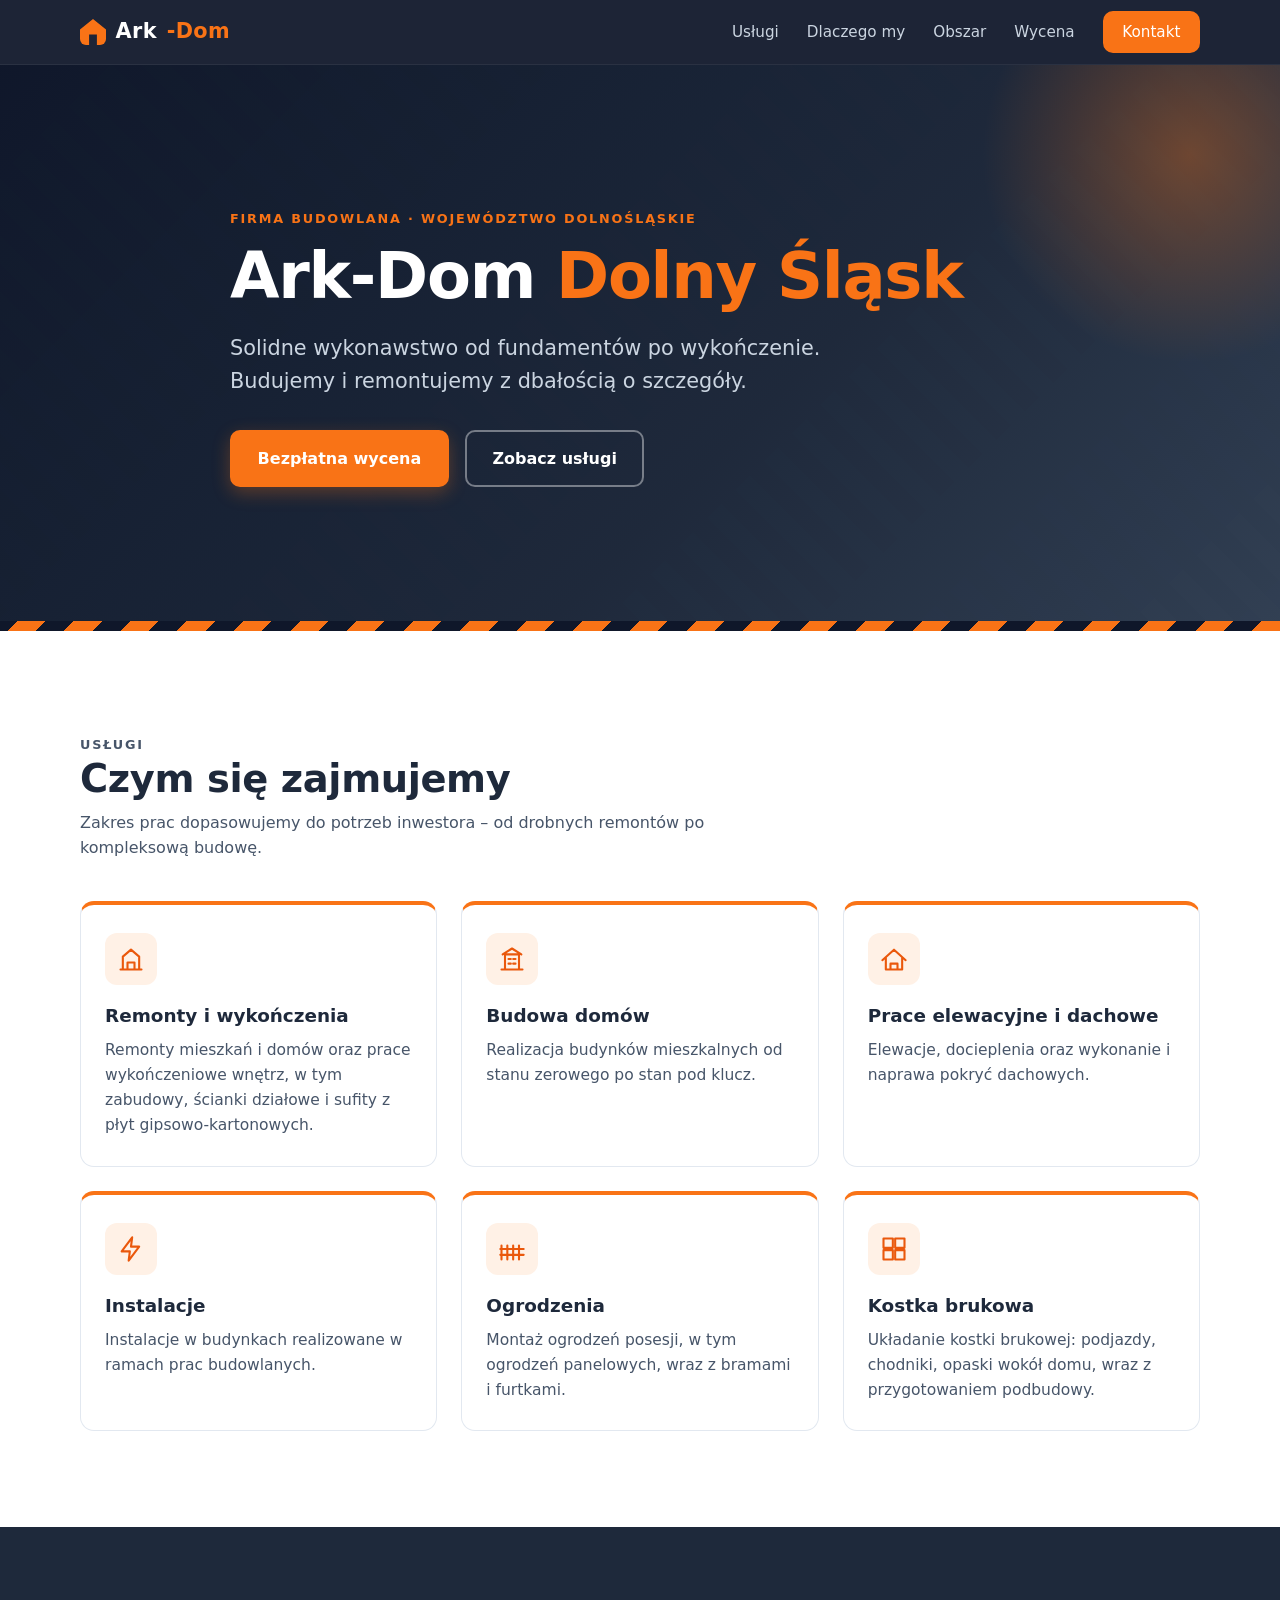
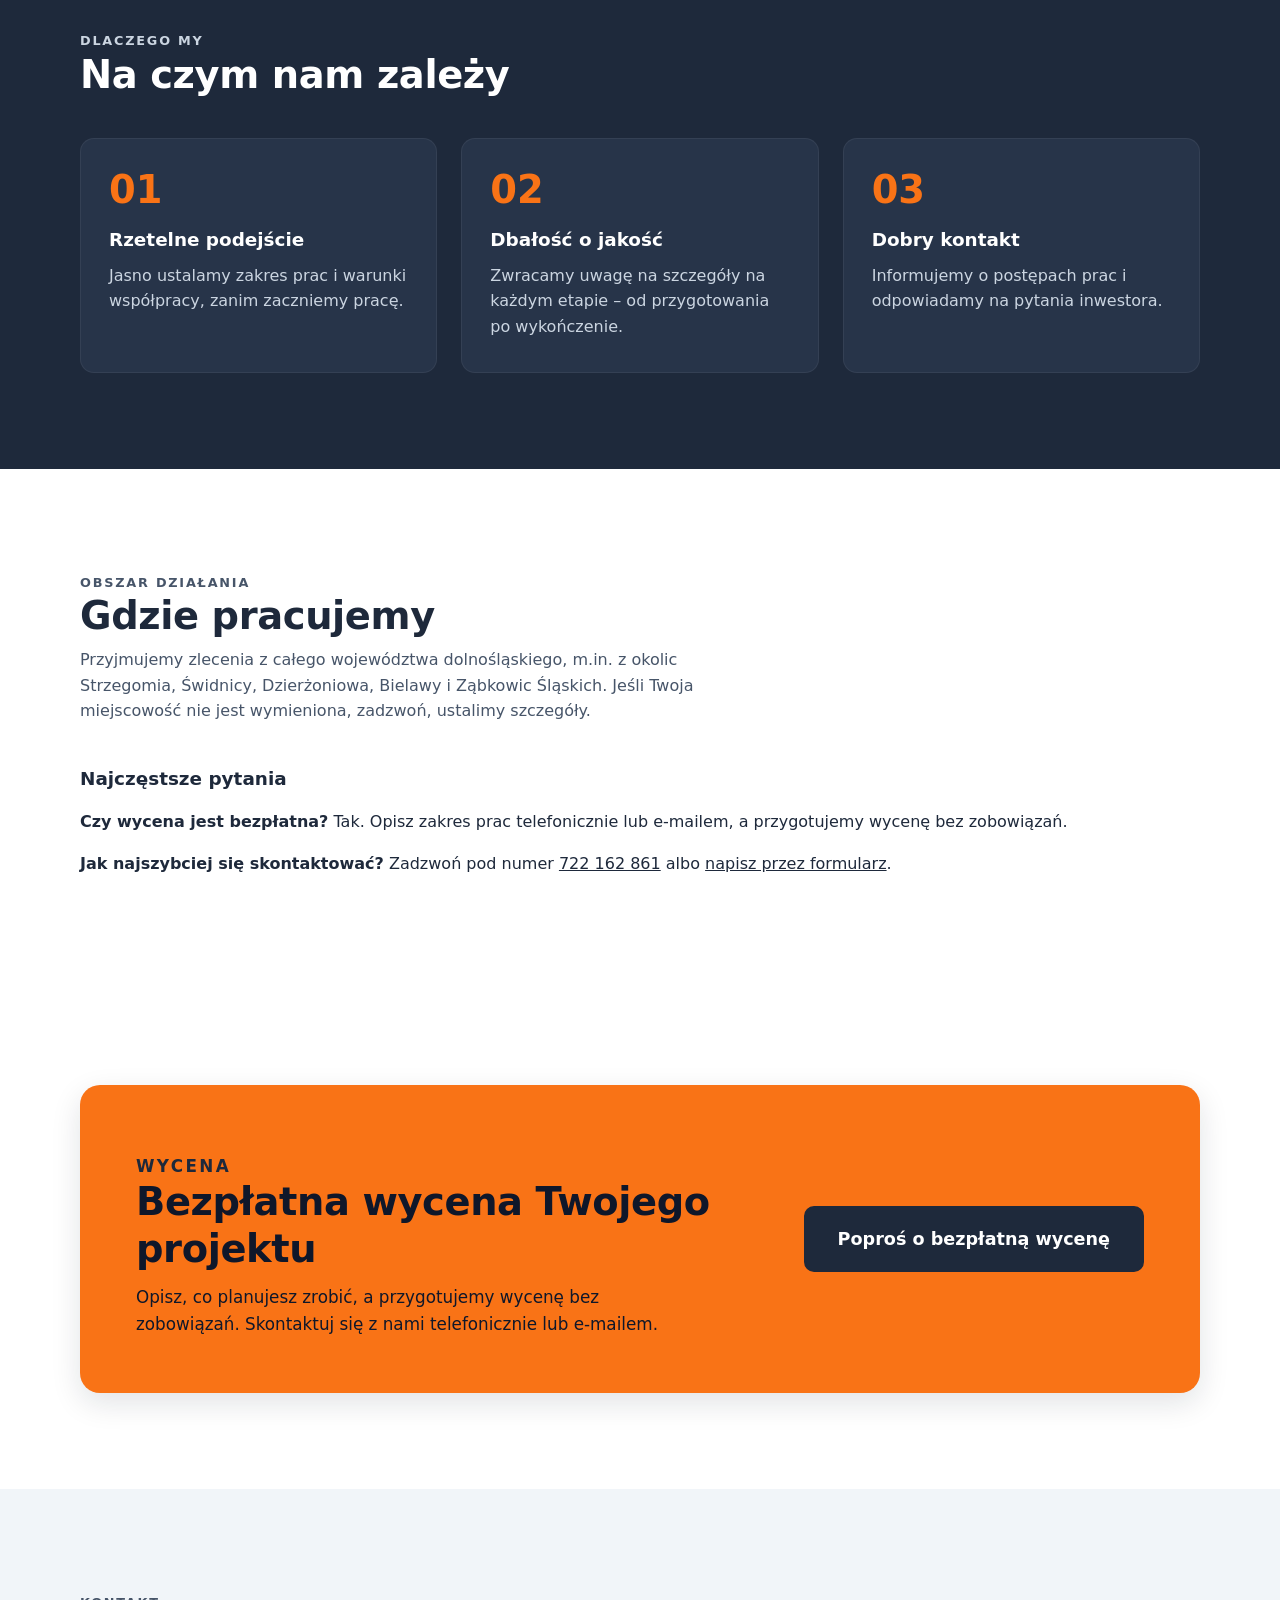
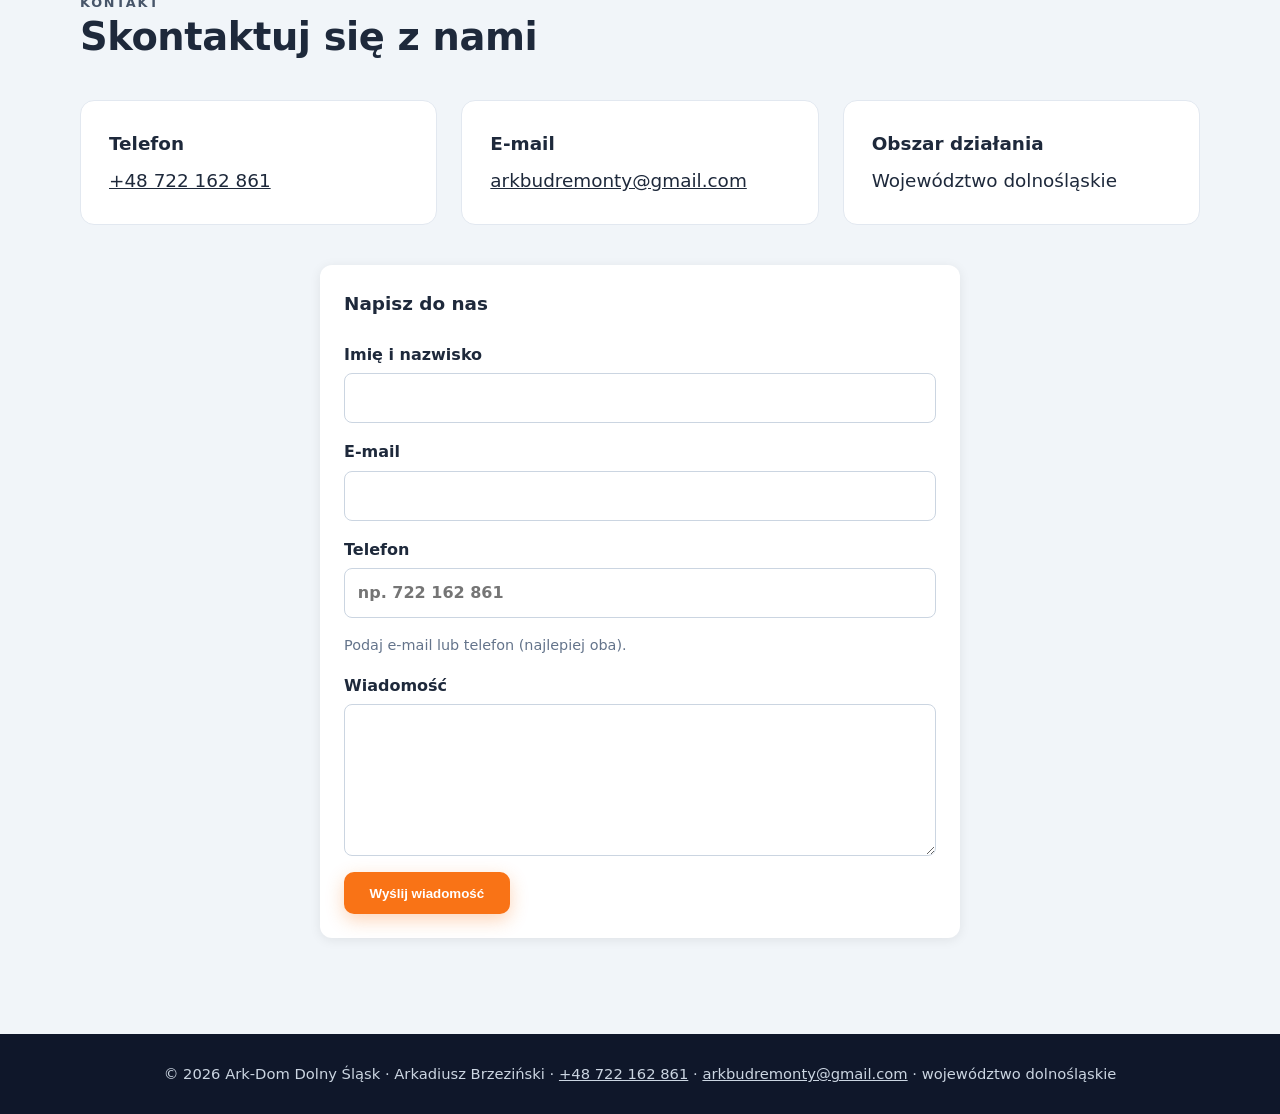
<file: index.html>
<!DOCTYPE html>
<html lang="pl">
<head>
  <meta charset="utf-8">
  <meta name="viewport" content="width=device-width, initial-scale=1">
  <title>Ark-Dom Dolny Śląsk – firma budowlana, remonty, ogrodzenia, kostka brukowa</title>
  <meta name="description" content="Ark-Dom Dolny Śląsk – firma budowlana z województwa dolnośląskiego. Remonty i wykończenia, płyty GK, ogrodzenia, kostka brukowa, elewacje, dachy, budowa domów. Bezpłatna wycena: 722 162 861.">
  <meta name="author" content="Ark-Dom Dolny Śląsk">
  <meta name="theme-color" content="#1e293b">
  <meta property="og:type" content="website">
  <meta property="og:locale" content="pl_PL">
  <meta property="og:title" content="Ark-Dom Dolny Śląsk – firma budowlana">
  <meta property="og:description" content="Remonty, wykończenia, ogrodzenia, kostka brukowa, elewacje i budowa domów na Dolnym Śląsku. Poproś o bezpłatną wycenę.">
  <meta property="og:url" content="https://ark-bud.github.io/">
  <meta property="og:site_name" content="Ark-Dom Dolny Śląsk">
  <meta name="twitter:card" content="summary">
  <meta name="robots" content="index, follow">
  <link rel="icon" href="data:image/svg+xml,%3Csvg xmlns='http://www.w3.org/2000/svg' viewBox='0 0 64 64'%3E%3Crect width='64' height='64' rx='12' fill='%231e293b'/%3E%3Cpath d='M12 50V28L32 12l20 16v22H40V36H24v14z' fill='%23f97316'/%3E%3C/svg%3E">
  <link rel="stylesheet" href="style.css">
  <link rel="canonical" href="https://ark-bud.github.io/">
  <script type="application/ld+json">
  {"@context":"https://schema.org","@graph":[
  {"@type":"GeneralContractor","@id":"https://ark-bud.github.io/#firma","name":"Ark-Dom Dolny Śląsk","alternateName":"Arcdon","url":"https://ark-bud.github.io/","telephone":"+48722162861","email":"arkbudremonty@gmail.com","founder":{"@type":"Person","name":"Arkadiusz Brzeziński"},"address":{"@type":"PostalAddress","addressRegion":"dolnośląskie","addressCountry":"PL"},"areaServed":{"@type":"AdministrativeArea","name":"Województwo dolnośląskie"},"knowsLanguage":"pl","description":"Firma budowlana z Dolnego Śląska: remonty i wykończenia wnętrz, zabudowy z płyt GK, ogrodzenia, kostka brukowa, elewacje i dachy, budowa domów.",
   "hasOfferCatalog":{"@type":"OfferCatalog","name":"Usługi budowlane","itemListElement":[
    {"@type":"Offer","itemOffered":{"@type":"Service","name":"Remonty i wykończenia wnętrz"}},
    {"@type":"Offer","itemOffered":{"@type":"Service","name":"Zabudowy i sufity z płyt gipsowo-kartonowych"}},
    {"@type":"Offer","itemOffered":{"@type":"Service","name":"Montaż ogrodzeń"}},
    {"@type":"Offer","itemOffered":{"@type":"Service","name":"Układanie kostki brukowej"}},
    {"@type":"Offer","itemOffered":{"@type":"Service","name":"Prace elewacyjne i dachowe"}},
    {"@type":"Offer","itemOffered":{"@type":"Service","name":"Budowa domów"}}]}},
  {"@type":"WebSite","@id":"https://ark-bud.github.io/#www","url":"https://ark-bud.github.io/","name":"Ark-Dom Dolny Śląsk","inLanguage":"pl-PL","publisher":{"@id":"https://ark-bud.github.io/#firma"}},
  {"@type":"FAQPage","mainEntity":[
   {"@type":"Question","name":"Czy wycena jest bezpłatna?","acceptedAnswer":{"@type":"Answer","text":"Tak. Opisz zakres prac telefonicznie lub e-mailem, a przygotujemy wycenę bez zobowiązań."}},
   {"@type":"Question","name":"Na jakim terenie pracujecie?","acceptedAnswer":{"@type":"Answer","text":"Przyjmujemy zlecenia z województwa dolnośląskiego, m.in. z okolic Strzegomia, Świdnicy, Dzierżoniowa, Bielawy i Ząbkowic Śląskich."}},
   {"@type":"Question","name":"Jak szybko odpowiadacie na zapytanie?","acceptedAnswer":{"@type":"Answer","text":"Najszybciej telefonicznie pod numerem 722 162 861. Na wiadomości e-mail i z formularza odpowiadamy możliwie szybko."}}]}
  ]}
  </script>
</head>
<body>
  <a class="skip" href="#main">Przejdź do treści</a>

  <header class="site-header">
    <div class="container nav">
      <a class="brand" href="#top" aria-label="Ark-Dom Dolny Śląsk – strona główna">
        <span class="brand-mark" aria-hidden="true"></span>Ark<b>-Dom</b>
      </a>
      <input type="checkbox" id="menu-toggle" class="menu-toggle" aria-label="Menu">
      <label for="menu-toggle" class="burger" aria-hidden="true"><span></span></label>
      <nav class="menu" aria-label="Główna nawigacja">
        <a href="#uslugi">Usługi</a>
        <a href="#dlaczego-my">Dlaczego my</a>
        <a href="#obszar">Obszar</a>
        <a href="#wycena">Wycena</a>
        <a href="#kontakt" class="btn btn-sm">Kontakt</a>
      </nav>
    </div>
  </header>

  <main id="main">
    <section class="hero" id="top">
      <div class="container hero-inner">
        <p class="eyebrow">Firma budowlana · województwo dolnośląskie</p>
        <h1>Ark-Dom <span>Dolny Śląsk</span><span class="sr-only"> – firma budowlana i remontowa</span></h1>
        <p class="tagline">Solidne wykonawstwo od fundamentów po wykończenie. Budujemy i remontujemy z dbałością o szczegóły.</p>
        <div class="hero-actions">
          <a class="btn" href="#wycena">Bezpłatna wycena</a>
          <a class="btn btn-ghost" href="#uslugi">Zobacz usługi</a>
        </div>
      </div>
    </section>

    <section class="section" id="uslugi">
      <div class="container">
        <header class="section-head">
          <p class="eyebrow">Usługi</p>
          <h2>Czym się zajmujemy</h2>
          <p>Zakres prac dopasowujemy do potrzeb inwestora – od drobnych remontów po kompleksową budowę.</p>
        </header>
        <div class="grid grid-3">
          <article class="card">
            <div class="icon" aria-hidden="true"><svg viewBox="0 0 24 24"><path d="M3 21h18M5 21V10l7-6 7 6v11M9 21v-6h6v6"/></svg></div>
            <h3>Remonty i wykończenia</h3>
            <p>Remonty mieszkań i domów oraz prace wykończeniowe wnętrz, w tym zabudowy, ścianki działowe i sufity z płyt gipsowo-kartonowych.</p>
          </article>
          <article class="card">
            <div class="icon" aria-hidden="true"><svg viewBox="0 0 24 24"><path d="M3 21h18M6 21V8h12v13M9 12h2M13 12h2M9 16h2M13 16h2M4 8l8-5 8 5"/></svg></div>
            <h3>Budowa domów</h3>
            <p>Realizacja budynków mieszkalnych od stanu zerowego po stan pod klucz.</p>
          </article>
          <article class="card">
            <div class="icon" aria-hidden="true"><svg viewBox="0 0 24 24"><path d="M2 13l10-9 10 9M5 11v10h14V11M9 21v-5h6v5"/></svg></div>
            <h3>Prace elewacyjne i dachowe</h3>
            <p>Elewacje, docieplenia oraz wykonanie i naprawa pokryć dachowych.</p>
          </article>
          <article class="card">
            <div class="icon" aria-hidden="true"><svg viewBox="0 0 24 24"><path d="M13 2L4 14h7l-1 8 9-12h-7z"/></svg></div>
            <h3>Instalacje</h3>
            <p>Instalacje w budynkach realizowane w ramach prac budowlanych.</p>
          </article>
          <article class="card">
            <div class="icon" aria-hidden="true"><svg viewBox="0 0 24 24"><path d="M3 21V9M8 21V9M13 21V9M18 21V9M2 12h20M2 17h20"/></svg></div>
            <h3>Ogrodzenia</h3>
            <p>Montaż ogrodzeń posesji, w tym ogrodzeń panelowych, wraz z bramami i furtkami.</p>
          </article>
          <article class="card">
            <div class="icon" aria-hidden="true"><svg viewBox="0 0 24 24"><path d="M3 3h8v8H3zM13 3h8v8h-8zM3 13h8v8H3zM13 13h8v8h-8z"/></svg></div>
            <h3>Kostka brukowa</h3>
            <p>Układanie kostki brukowej: podjazdy, chodniki, opaski wokół domu, wraz z przygotowaniem podbudowy.</p>
          </article>
        </div>
      </div>
    </section>

    <section class="section section-dark" id="dlaczego-my">
      <div class="container">
        <header class="section-head">
          <p class="eyebrow">Dlaczego my</p>
          <h2>Na czym nam zależy</h2>
        </header>
        <div class="grid grid-3">
          <article class="why">
            <span class="num" aria-hidden="true">01</span>
            <h3>Rzetelne podejście</h3>
            <p>Jasno ustalamy zakres prac i warunki współpracy, zanim zaczniemy pracę.</p>
          </article>
          <article class="why">
            <span class="num" aria-hidden="true">02</span>
            <h3>Dbałość o jakość</h3>
            <p>Zwracamy uwagę na szczegóły na każdym etapie – od przygotowania po wykończenie.</p>
          </article>
          <article class="why">
            <span class="num" aria-hidden="true">03</span>
            <h3>Dobry kontakt</h3>
            <p>Informujemy o postępach prac i odpowiadamy na pytania inwestora.</p>
          </article>
        </div>
      </div>
    </section>

    <section class="section" id="obszar">
      <div class="container">
        <header class="section-head">
          <p class="eyebrow">Obszar działania</p>
          <h2>Gdzie pracujemy</h2>
          <p>Przyjmujemy zlecenia z całego województwa dolnośląskiego, m.in. z okolic Strzegomia, Świdnicy, Dzierżoniowa, Bielawy i Ząbkowic Śląskich. Jeśli Twoja miejscowość nie jest wymieniona, zadzwoń, ustalimy szczegóły.</p>
        </header>
        <h3>Najczęstsze pytania</h3>
        <p><strong>Czy wycena jest bezpłatna?</strong> Tak. Opisz zakres prac telefonicznie lub e-mailem, a przygotujemy wycenę bez zobowiązań.</p>
        <p><strong>Jak najszybciej się skontaktować?</strong> Zadzwoń pod numer <a href="tel:+48722162861">722 162 861</a> albo <a href="#kontakt">napisz przez formularz</a>.</p>
      </div>
    </section>

    <section class="section" id="wycena">
      <div class="container">
        <div class="cta">
          <div>
            <p class="eyebrow">Wycena</p>
            <h2>Bezpłatna wycena Twojego projektu</h2>
            <p>Opisz, co planujesz zrobić, a przygotujemy wycenę bez zobowiązań. Skontaktuj się z nami telefonicznie lub e-mailem.</p>
          </div>
          <a class="btn btn-lg" href="#kontakt">Poproś o bezpłatną wycenę</a>
        </div>
      </div>
    </section>

    <section class="section section-light" id="kontakt">
      <div class="container">
        <header class="section-head">
          <p class="eyebrow">Kontakt</p>
          <h2>Skontaktuj się z nami</h2>
        </header>
        <div class="grid grid-3">
          <div class="contact">
            <h3>Telefon</h3>
            <p><a href="tel:+48722162861">+48 722 162 861</a></p>
          </div>
          <div class="contact">
            <h3>E-mail</h3>
            <p><a href="mailto:arkbudremonty@gmail.com">arkbudremonty@gmail.com</a></p>
          </div>
          <div class="contact">
            <h3>Obszar działania</h3>
            <p>Województwo dolnośląskie</p>
          </div>
        </div>
        <form class="contact-form" action="https://formsubmit.co/arkbudremonty@gmail.com" method="POST">
          <h3>Napisz do nas</h3>
          <input type="hidden" name="_subject" value="Nowa wiadomość ze strony Ark-Dom Dolny Śląsk">
          <input type="hidden" name="_captcha" value="true">
          <input type="text" name="_honey" style="display:none" tabindex="-1" autocomplete="off">
          <label>Imię i nazwisko<input type="text" name="name" required></label>
          <label>E-mail<input type="email" name="email" autocomplete="email"></label>
          <label>Telefon<input type="tel" name="phone" autocomplete="tel" placeholder="np. 722 162 861"></label>
          <p class="form-hint">Podaj e-mail lub telefon (najlepiej oba).</p>
          <p class="form-error" id="form-error" role="alert" hidden></p>
          <label>Wiadomość<textarea name="message" rows="5" required></textarea></label>
          <button type="submit" class="btn">Wyślij wiadomość</button>
        </form>
      </div>
    </section>
  </main>

  <footer class="site-footer">
    <div class="container">
      <p>© 2026 Ark-Dom Dolny Śląsk · Arkadiusz Brzeziński · <a href="tel:+48722162861">+48 722 162 861</a> · <a href="mailto:arkbudremonty@gmail.com">arkbudremonty@gmail.com</a> · województwo dolnośląskie</p>
    </div>
  </footer>
  <script>
  (function(){
    var f=document.querySelector('.contact-form'); if(!f) return;
    var err=document.getElementById('form-error'), btn=f.querySelector('button');
    function show(m){err.textContent=m;err.hidden=false;}
    function phoneOk(v){var d=v.replace(/[\s().-]/g,'');
      if(/^(\+48|0048)?[1-9]\d{8}$/.test(d)) return true;
      return /^\+[1-9]\d{7,14}$/.test(d);}
    function mxOk(email){
      var dom=email.split('@')[1];
      return fetch('https://cloudflare-dns.com/dns-query?name='+encodeURIComponent(dom)+'&type=MX',{headers:{accept:'application/dns-json'}})
        .then(function(r){return r.json();})
        .then(function(j){return j.Status===0&&j.Answer&&j.Answer.some(function(a){return a.type===15;});})
        .catch(function(){return true;});
    }
    f.addEventListener('submit',function(e){
      if(f.dataset.ok==='1') return;
      e.preventDefault(); err.hidden=true;
      var em=f.email.value.trim(), ph=f.phone.value.trim();
      if(!em&&!ph) return show('Podaj adres e-mail lub numer telefonu.');
      if(ph&&!phoneOk(ph)) return show('Numer telefonu wygląda niepoprawnie. Podaj 9 cyfr, np. 722 162 861.');
      var go=function(){f.dataset.ok='1';f.submit();};
      btn.disabled=true;
      if(em){
        mxOk(em).then(function(ok){
          btn.disabled=false;
          if(!ok) return show('Nie znaleziono takiego adresu e-mail (domena nie odbiera poczty). Sprawdź pisownię.');
          go();
        });
      } else {btn.disabled=false;go();}
    });
  })();
  </script>
</body>
</html>
</file>
<file: style.css>
:root{
  --slate-950:#0f172a; --slate-900:#1e293b; --slate-800:#273449; --slate-700:#334155;
  --slate-300:#cbd5e1; --slate-100:#f1f5f9; --white:#fff;
  --orange:#f97316; --orange-dark:#ea580c; --orange-soft:#fff1e6;
  --radius:14px; --shadow:0 10px 30px rgba(15,23,42,.12);
  --font:system-ui,-apple-system,"Segoe UI",Roboto,"Helvetica Neue",Arial,sans-serif;
}
*,*::before,*::after{box-sizing:border-box}
html{scroll-behavior:smooth;scroll-padding-top:72px}
body{margin:0;font-family:var(--font);color:var(--slate-900);background:var(--white);line-height:1.6;-webkit-font-smoothing:antialiased}
img,svg{max-width:100%}
a{color:inherit}
.container{width:min(1120px,100% - 2.5rem);margin-inline:auto}
.skip{position:absolute;left:-999px;top:0;background:var(--orange);color:#fff;padding:.6rem 1rem;z-index:100}
.skip:focus{left:0}

/* Header */
.site-header{position:sticky;top:0;z-index:50;background:rgba(15,23,42,.94);backdrop-filter:blur(8px);border-bottom:1px solid rgba(255,255,255,.06)}
.nav{display:flex;align-items:center;justify-content:space-between;height:64px}
.brand{display:flex;align-items:center;gap:.6rem;color:#fff;text-decoration:none;font-weight:600;font-size:1.3rem;letter-spacing:.02em}
.brand b{color:var(--orange)}
.brand-mark{width:26px;height:26px;border-radius:6px;background:var(--orange);position:relative;display:inline-block;
  clip-path:polygon(0 100%,0 40%,50% 0,100% 40%,100% 100%,65% 100%,65% 60%,35% 60%,35% 100%)}
.menu{display:flex;align-items:center;gap:1.75rem}
.menu a{color:var(--slate-300);text-decoration:none;font-size:.95rem;font-weight:500;transition:color .2s}
.menu a:hover{color:#fff}
.menu .btn{color:#fff}
.menu-toggle,.burger{display:none}

/* Buttons */
.btn{display:inline-block;background:var(--orange);color:#fff;text-decoration:none;font-weight:700;padding:.85rem 1.6rem;border-radius:10px;border:2px solid var(--orange);transition:background .2s,transform .2s,box-shadow .2s;box-shadow:0 6px 18px rgba(249,115,22,.3)}
.btn:hover{background:var(--orange-dark);border-color:var(--orange-dark);transform:translateY(-2px)}
.btn:focus-visible,a:focus-visible{outline:3px solid #fff;outline-offset:3px;box-shadow:0 0 0 6px var(--orange)}
.btn-sm{padding:.45rem 1.1rem;box-shadow:none}
.btn-lg{padding:1.05rem 2rem;font-size:1.1rem;background:var(--slate-900);border-color:var(--slate-900);box-shadow:none}
.btn-lg:hover{background:var(--slate-950);border-color:var(--slate-950)}
.btn-ghost{background:transparent;color:#fff;border-color:rgba(255,255,255,.4);box-shadow:none}
.btn-ghost:hover{background:rgba(255,255,255,.1);border-color:#fff}

/* Hero */
.hero{color:#fff;background:
  linear-gradient(135deg,rgba(15,23,42,.97) 0%,rgba(30,41,59,.95) 60%,rgba(51,65,85,.92) 100%),
  repeating-linear-gradient(45deg,#1e293b 0 20px,#222f44 20px 40px);
  position:relative;overflow:hidden;padding:clamp(4.5rem,12vw,9rem) 0}
.hero::before{content:"";position:absolute;right:-120px;top:-120px;width:420px;height:420px;border-radius:50%;background:radial-gradient(circle,rgba(249,115,22,.35),transparent 70%)}
.hero::after{content:"";position:absolute;left:0;right:0;bottom:0;height:10px;
  background:repeating-linear-gradient(-45deg,var(--orange) 0 20px,var(--slate-950) 20px 40px)}
.hero-inner{position:relative;max-width:820px}
.eyebrow{margin:0 0 .75rem;color:var(--orange);font-weight:700;letter-spacing:.14em;text-transform:uppercase;font-size:.8rem}
h1{font-size:clamp(2.2rem,6vw,4rem);line-height:1.1;margin:0 0 1.25rem;letter-spacing:-.02em}
h1 span{color:var(--orange)}
.tagline{font-size:clamp(1.05rem,2vw,1.3rem);color:var(--slate-300);max-width:620px;margin:0 0 2rem}
.hero-actions{display:flex;flex-wrap:wrap;gap:1rem}

/* Sections */
.section{padding:clamp(3.5rem,8vw,6rem) 0}
.section-head{max-width:640px;margin-bottom:2.5rem}
.section-head p{color:#475569;margin:.5rem 0 0}
h2{font-size:clamp(1.7rem,3.5vw,2.4rem);line-height:1.2;margin:0;letter-spacing:-.01em}
h3{margin:0 0 .5rem;font-size:1.15rem}
.grid{display:grid;gap:1.5rem}
.grid-4{grid-template-columns:repeat(4,1fr)}
.grid-3{grid-template-columns:repeat(3,1fr)}

.card{background:#fff;border:1px solid #e2e8f0;border-top:4px solid var(--orange);border-radius:var(--radius);padding:1.75rem 1.5rem;transition:transform .25s,box-shadow .25s}
.card:hover{transform:translateY(-6px);box-shadow:var(--shadow)}
.card p{margin:0;color:#475569;font-size:.97rem}
.icon{width:52px;height:52px;border-radius:12px;background:var(--orange-soft);display:grid;place-items:center;margin-bottom:1rem}
.icon svg{width:28px;height:28px;fill:none;stroke:var(--orange-dark);stroke-width:1.8;stroke-linecap:round;stroke-linejoin:round}

.section-dark{background:var(--slate-900);color:#fff}
.section-dark .section-head p{color:var(--slate-300)}
.why{background:var(--slate-800);border-radius:var(--radius);padding:2rem 1.75rem;border:1px solid rgba(255,255,255,.06)}
.why p{margin:0;color:var(--slate-300)}
.num{display:block;font-size:2.4rem;font-weight:800;color:var(--orange);line-height:1;margin-bottom:1rem}

.cta{display:flex;align-items:center;justify-content:space-between;gap:2rem;background:var(--orange);color:var(--slate-950);border-radius:20px;padding:clamp(2rem,5vw,3.5rem);box-shadow:var(--shadow)}
.cta .eyebrow{color:var(--slate-900)}
.cta p{margin:.75rem 0 0;max-width:560px;font-size:1.05rem}
.cta .btn-lg{color:#fff;white-space:nowrap}

.section-light{background:var(--slate-100)}
.note{font-size:.9rem;font-style:italic}
.contact{background:#fff;border-radius:var(--radius);padding:1.75rem;border:1px solid #e2e8f0}
.contact p{margin:0;font-size:1.15rem}
.placeholder{display:inline-block;background:#fff7ed;color:var(--orange-dark);border:2px dashed var(--orange);border-radius:8px;padding:.2rem .7rem;font-weight:700;font-family:ui-monospace,Menlo,Consolas,monospace}

.site-footer{background:var(--slate-950);color:var(--slate-300);padding:1.75rem 0;text-align:center;font-size:.92rem}
.site-footer p{margin:0}

/* Responsive */
@media (max-width:980px){.grid-4{grid-template-columns:repeat(2,1fr)}}
@media (max-width:760px){
  .grid-3,.grid-4{grid-template-columns:1fr}
  .cta{flex-direction:column;align-items:flex-start}
  .burger{display:flex;align-items:center;justify-content:center;width:44px;height:44px;cursor:pointer}
  .burger span,.burger span::before,.burger span::after{display:block;width:24px;height:2px;background:#fff;position:relative;transition:.2s}
  .burger span::before,.burger span::after{content:"";position:absolute;left:0}
  .burger span::before{top:-7px}.burger span::after{top:7px}
  .menu-toggle{display:block;position:absolute;opacity:0;width:1px;height:1px}
  .menu-toggle:focus-visible + .burger{outline:3px solid var(--orange)}
  .menu{position:absolute;top:64px;left:0;right:0;flex-direction:column;align-items:stretch;gap:0;background:var(--slate-950);padding:.5rem 1.25rem 1.25rem;display:none}
  .menu a{padding:.8rem 0;border-bottom:1px solid rgba(255,255,255,.08)}
  .menu .btn{text-align:center;margin-top:.75rem;border-bottom:2px solid var(--orange)}
  .menu-toggle:checked ~ .menu{display:flex}
  .menu-toggle:checked + .burger span{background:transparent}
  .menu-toggle:checked + .burger span::before{top:0;transform:rotate(45deg)}
  .menu-toggle:checked + .burger span::after{top:0;transform:rotate(-45deg)}
}
@media (prefers-reduced-motion:reduce){*{transition:none!important;scroll-behavior:auto!important}}

.contact-form{max-width:640px;margin:2.5rem auto 0;display:grid;gap:1rem;background:#fff;padding:1.5rem;border-radius:12px;box-shadow:0 2px 12px rgba(0,0,0,.08)}
.contact-form label{display:grid;gap:.35rem;font-weight:600}
.contact-form input[type=text],.contact-form textarea{font:inherit;padding:.7rem .8rem;border:1px solid #cbd5e1;border-radius:8px}
.contact-form button{cursor:pointer;border:0;justify-self:start}
.form-hint{margin:0;color:#64748b;font-size:.9rem}.form-error{margin:0;color:#b91c1c;font-weight:600}.contact-form input[type=email],.contact-form input[type=tel]{font:inherit;padding:.7rem .8rem;border:1px solid #cbd5e1;border-radius:8px}
.sr-only{position:absolute;width:1px;height:1px;overflow:hidden;clip:rect(0 0 0 0);white-space:nowrap}
</file>
